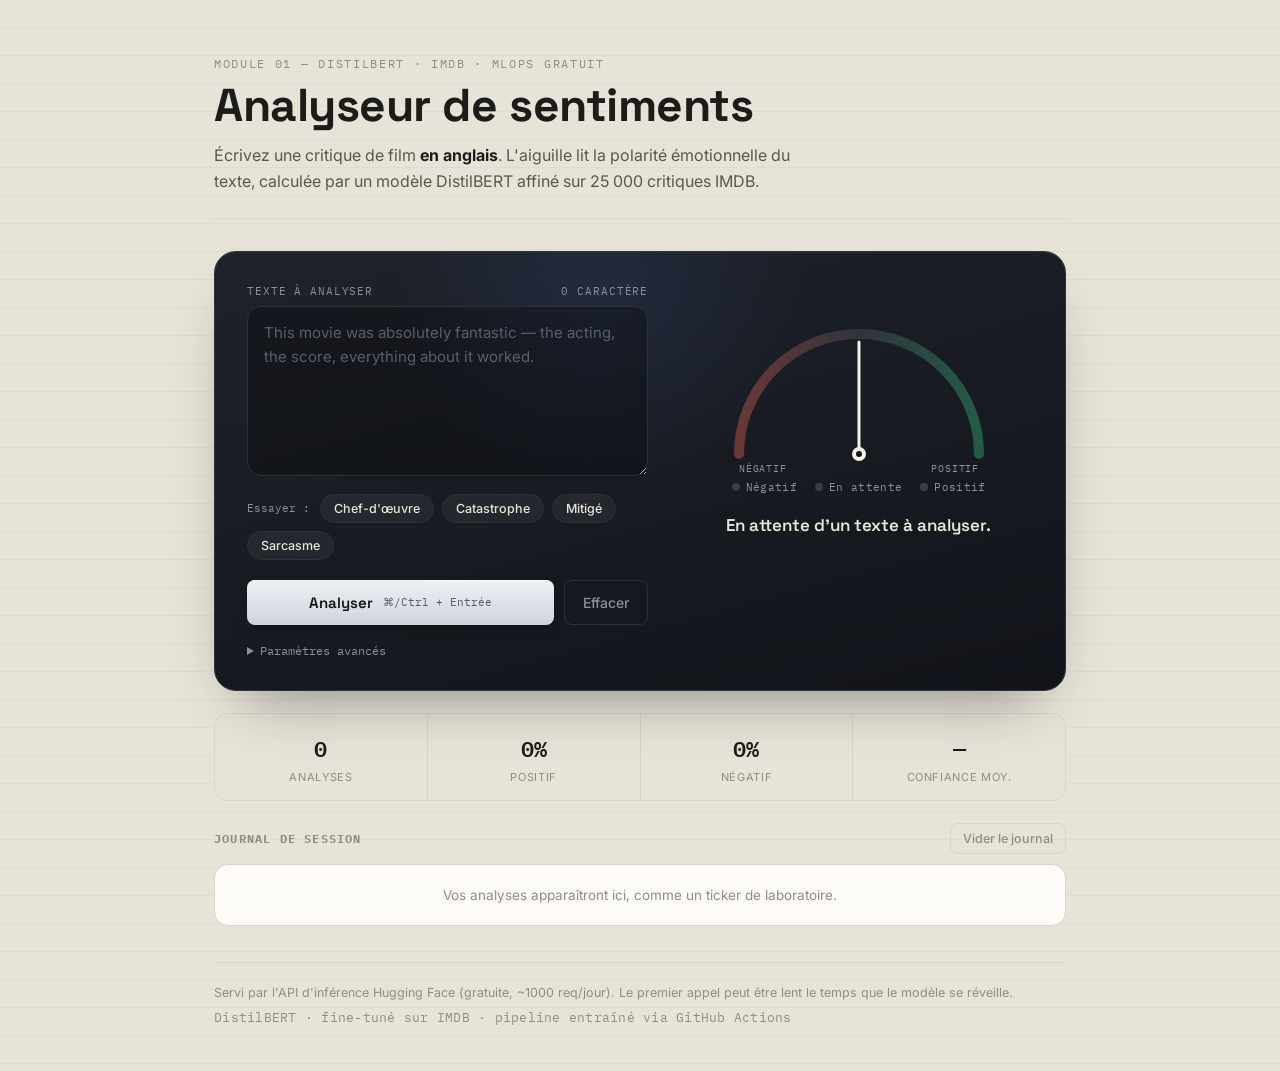
<file: index.html>
<!DOCTYPE html>
<html lang="fr">
<head>
<meta charset="UTF-8">
<meta name="viewport" content="width=device-width, initial-scale=1.0">
<title>Analyseur de Sentiments — DistilBERT / IMDB</title>
<meta name="description" content="Instrument d'analyse de sentiments en temps réel, propulsé par un DistilBERT entraîné sur IMDB et servi via l'API d'inférence Hugging Face.">
<link rel="preconnect" href="https://fonts.googleapis.com">
<link rel="preconnect" href="https://fonts.gstatic.com" crossorigin>
<link href="https://fonts.googleapis.com/css2?family=Space+Grotesk:wght@500;600;700&family=Inter:wght@400;500;600&family=IBM+Plex+Mono:wght@400;500;600&display=swap" rel="stylesheet">
<link rel="stylesheet" href="style.css">
</head>
<body>

<div class="page">

  <header class="masthead">
    <p class="eyebrow">Module 01 — DistilBERT · IMDB · MLOps gratuit</p>
    <h1>Analyseur de sentiments</h1>
    <p class="subhead">Écrivez une critique de film <strong>en anglais</strong>. L'aiguille lit la polarité émotionnelle du texte, calculée par un modèle DistilBERT affiné sur 25&nbsp;000 critiques IMDB.</p>
  </header>

  <main class="instrument" id="instrument">

    <div class="instrument__glow" aria-hidden="true"></div>

    <div class="instrument__grid">

      <!-- Colonne gauche : saisie -->
      <div class="input-bay">
        <label class="bay-label" for="text-input">
          <span>Texte à analyser</span>
          <span class="char-count" id="char-count">0 caractère</span>
        </label>

        <textarea
          id="text-input"
          rows="6"
          placeholder="This movie was absolutely fantastic — the acting, the score, everything about it worked."
          spellcheck="false"
        ></textarea>

        <div class="examples" id="examples" aria-label="Exemples de textes">
          <span class="examples__label">Essayer&nbsp;:</span>
          <button type="button" class="chip" data-text="This movie was a masterpiece. Every scene felt deliberate, the performances were stunning, and I left the theater speechless.">Chef-d'œuvre</button>
          <button type="button" class="chip" data-text="A complete waste of time. The plot made no sense and the acting was painfully wooden throughout.">Catastrophe</button>
          <button type="button" class="chip" data-text="It's fine, I guess. Some good moments, some slow parts. Not something I'd watch again but not terrible either.">Mitigé</button>
          <button type="button" class="chip" data-text="Oh sure, another three-hour superhero sequel. Truly what cinema was missing.">Sarcasme</button>
        </div>

        <div class="controls">
          <button id="analyze-btn" class="btn-analyze" type="button">
            <span class="btn-analyze__label">Analyser</span>
            <span class="btn-analyze__hint">⌘/Ctrl + Entrée</span>
          </button>
          <button id="clear-btn" class="btn-ghost" type="button">Effacer</button>
        </div>

        <details class="advanced">
          <summary>Paramètres avancés</summary>
          <label class="advanced__field">
            <span>Token Hugging Face (optionnel, non enregistré)</span>
            <input type="password" id="hf-token" placeholder="hf_xxxxxxxxxxxxxxxxxxxx" autocomplete="off">
          </label>
          <p class="advanced__hint">Utile si vous dépassez le quota gratuit de l'API d'inférence serverless (~1000 requêtes/jour/modèle). Le token reste en mémoire le temps de la session, jamais transmis ailleurs qu'à l'API Hugging Face.</p>
        </details>
      </div>

      <!-- Colonne droite : cadran -->
      <div class="readout-bay">
        <div class="gauge-wrap">
          <svg id="gauge" viewBox="0 0 300 190" aria-hidden="true">
            <defs>
              <linearGradient id="arc-gradient" x1="0%" y1="0%" x2="100%" y2="0%">
                <stop offset="0%" stop-color="#ff6b57"/>
                <stop offset="50%" stop-color="#5a5f6b"/>
                <stop offset="100%" stop-color="#35d68f"/>
              </linearGradient>
            </defs>
            <path id="gauge-arc" d="M 30 170 A 120 120 0 0 1 270 170" fill="none" stroke="url(#arc-gradient)" stroke-width="10" stroke-linecap="round" opacity="0.35"/>
            <g id="gauge-ticks"></g>
            <g id="gauge-needle" style="transform-origin: 150px 170px;">
              <line x1="150" y1="170" x2="150" y2="58" stroke="#f4f1e8" stroke-width="3" stroke-linecap="round"/>
              <circle cx="150" cy="170" r="7" fill="#f4f1e8"/>
              <circle cx="150" cy="170" r="3" fill="#12141a"/>
            </g>
            <text x="30" y="188" class="gauge-label gauge-label--neg">NÉGATIF</text>
            <text x="270" y="188" class="gauge-label gauge-label--pos" text-anchor="end">POSITIF</text>
          </svg>
        </div>

        <div class="leds" id="leds">
          <div class="led led--neg" data-led="neg"><span class="led__dot"></span>Négatif</div>
          <div class="led led--wait" data-led="wait"><span class="led__dot"></span>En attente</div>
          <div class="led led--pos" data-led="pos"><span class="led__dot"></span>Positif</div>
        </div>

        <div class="readout" id="readout">
          <p class="readout__status" id="readout-status">En attente d'un texte à analyser.</p>
          <p class="readout__confidence" id="readout-confidence" hidden>
            Confiance <span id="confidence-value">—</span>
          </p>
        </div>

        <button id="copy-btn" class="btn-ghost btn-ghost--small" type="button" hidden>Copier le résultat</button>
      </div>

    </div>
  </main>

  <!-- Statistiques de session -->
  <section class="stats" aria-label="Statistiques de session">
    <div class="stat">
      <span class="stat__value" id="stat-total">0</span>
      <span class="stat__label">Analyses</span>
    </div>
    <div class="stat">
      <span class="stat__value" id="stat-positive">0%</span>
      <span class="stat__label">Positif</span>
    </div>
    <div class="stat">
      <span class="stat__value" id="stat-negative">0%</span>
      <span class="stat__label">Négatif</span>
    </div>
    <div class="stat">
      <span class="stat__value" id="stat-confidence">—</span>
      <span class="stat__label">Confiance moy.</span>
    </div>
  </section>

  <!-- Bande d'historique -->
  <section class="tape-section">
    <div class="tape-header">
      <h2>Journal de session</h2>
      <button id="clear-history-btn" class="btn-ghost btn-ghost--small">Vider le journal</button>
    </div>
    <div class="tape" id="tape">
      <p class="tape__empty" id="tape-empty">Vos analyses apparaîtront ici, comme un ticker de laboratoire.</p>
    </div>
  </section>

  <footer class="masthead-footer">
    <p>Servi par l'API d'inférence Hugging Face (gratuite, ~1000 req/jour). Le premier appel peut être lent le temps que le modèle se réveille.</p>
    <p class="masthead-footer__meta">DistilBERT · fine-tuné sur IMDB · pipeline entraîné via GitHub Actions</p>
  </footer>

</div>

<script src="script.js"></script>
</body>
</html>
</file>
<file: style.css>
:root {
  --bg-page: #e7e3d8;
  --bg-page-line: #d9d4c3;
  --ink: #1c1c1a;
  --ink-soft: #5b574c;
  --ink-faint: #928d7c;

  --panel-1: #1e222a;
  --panel-2: #12141a;
  --panel-border: #2c313b;
  --panel-text: #e9e6dc;
  --panel-text-dim: #8b90a0;

  --accent-pos: #35d68f;
  --accent-pos-soft: rgba(53, 214, 143, 0.16);
  --accent-neg: #ff6b57;
  --accent-neg-soft: rgba(255, 107, 87, 0.16);
  --accent-amber: #ffb238;
  --accent-amber-soft: rgba(255, 178, 56, 0.16);

  --font-display: 'Space Grotesk', 'Segoe UI', sans-serif;
  --font-body: 'Inter', 'Segoe UI', sans-serif;
  --font-mono: 'IBM Plex Mono', 'SFMono-Regular', monospace;

  --radius-lg: 22px;
  --radius-md: 14px;
  --radius-sm: 8px;
}

* { box-sizing: border-box; }

body {
  margin: 0;
  font-family: var(--font-body);
  color: var(--ink);
  background:
    repeating-linear-gradient(
      transparent, transparent 27px, var(--bg-page-line) 28px
    ),
    var(--bg-page);
  min-height: 100vh;
  -webkit-font-smoothing: antialiased;
}

.page {
  max-width: 900px;
  margin: 0 auto;
  padding: 56px 24px 40px;
}

/* ---------- Header ---------- */

.masthead {
  text-align: left;
  margin-bottom: 32px;
  padding-bottom: 24px;
  border-bottom: 1px solid var(--bg-page-line);
}

.eyebrow {
  font-family: var(--font-mono);
  font-size: 12px;
  letter-spacing: 0.14em;
  text-transform: uppercase;
  color: var(--ink-faint);
  margin: 0 0 10px;
}

.masthead h1 {
  font-family: var(--font-display);
  font-weight: 700;
  font-size: clamp(32px, 5vw, 46px);
  line-height: 1.05;
  margin: 0 0 14px;
  letter-spacing: -0.01em;
}

.subhead {
  font-size: 16px;
  line-height: 1.6;
  color: var(--ink-soft);
  max-width: 62ch;
  margin: 0;
}

.subhead strong { color: var(--ink); }

/* ---------- Instrument panel ---------- */

.instrument {
  position: relative;
  background: linear-gradient(165deg, var(--panel-1), var(--panel-2));
  border-radius: var(--radius-lg);
  border: 1px solid var(--panel-border);
  padding: 32px;
  box-shadow:
    0 30px 60px -30px rgba(0, 0, 0, 0.45),
    inset 0 1px 0 rgba(255, 255, 255, 0.04);
  overflow: hidden;
}

.instrument__glow {
  position: absolute;
  inset: -40% 30% auto auto;
  width: 420px;
  height: 420px;
  background: radial-gradient(circle, rgba(90, 140, 255, 0.10), transparent 70%);
  pointer-events: none;
}

.instrument__grid {
  position: relative;
  display: grid;
  grid-template-columns: 1.15fr 1fr;
  gap: 36px;
}

@media (max-width: 720px) {
  .instrument__grid { grid-template-columns: 1fr; }
}

/* ---------- Input bay ---------- */

.bay-label {
  display: flex;
  justify-content: space-between;
  align-items: baseline;
  font-family: var(--font-mono);
  font-size: 11px;
  letter-spacing: 0.08em;
  text-transform: uppercase;
  color: var(--panel-text-dim);
  margin-bottom: 8px;
}

.char-count { color: var(--panel-text-dim); }

textarea {
  width: 100%;
  background: rgba(0, 0, 0, 0.28);
  border: 1px solid var(--panel-border);
  border-radius: var(--radius-md);
  padding: 14px 16px;
  color: var(--panel-text);
  font-family: var(--font-body);
  font-size: 15px;
  line-height: 1.55;
  resize: vertical;
  min-height: 120px;
  transition: border-color 0.15s ease, box-shadow 0.15s ease;
}

textarea::placeholder { color: #5a5f6e; }

textarea:focus {
  outline: none;
  border-color: #5a8cff;
  box-shadow: 0 0 0 3px rgba(90, 140, 255, 0.18);
}

.examples {
  display: flex;
  flex-wrap: wrap;
  gap: 8px;
  align-items: center;
  margin-top: 14px;
}

.examples__label {
  font-family: var(--font-mono);
  font-size: 11px;
  color: var(--panel-text-dim);
  margin-right: 2px;
}

.chip {
  font-family: var(--font-body);
  font-size: 12.5px;
  font-weight: 500;
  color: var(--panel-text);
  background: rgba(255, 255, 255, 0.05);
  border: 1px solid var(--panel-border);
  border-radius: 999px;
  padding: 6px 13px;
  cursor: pointer;
  transition: background 0.15s ease, border-color 0.15s ease, transform 0.1s ease;
}

.chip:hover {
  background: rgba(255, 255, 255, 0.1);
  border-color: #454b58;
}

.chip:active { transform: scale(0.97); }

.controls {
  display: flex;
  gap: 10px;
  margin-top: 20px;
}

.btn-analyze {
  flex: 1;
  display: flex;
  align-items: center;
  justify-content: center;
  gap: 10px;
  font-family: var(--font-display);
  font-weight: 600;
  font-size: 15px;
  color: #0f1115;
  background: linear-gradient(180deg, #eef0f4, #cfd3dc);
  border: none;
  border-radius: var(--radius-sm);
  padding: 13px 20px;
  cursor: pointer;
  box-shadow: 0 1px 0 rgba(255, 255, 255, 0.5) inset, 0 6px 14px -6px rgba(0,0,0,0.5);
  transition: transform 0.08s ease, box-shadow 0.15s ease;
}

.btn-analyze:hover { box-shadow: 0 1px 0 rgba(255,255,255,0.5) inset, 0 8px 18px -6px rgba(0,0,0,0.6); }
.btn-analyze:active { transform: translateY(1px); }

.btn-analyze:disabled {
  opacity: 0.6;
  cursor: progress;
}

.btn-analyze__hint {
  font-family: var(--font-mono);
  font-size: 10.5px;
  font-weight: 400;
  color: #565b66;
}

.btn-ghost {
  font-family: var(--font-body);
  font-weight: 500;
  font-size: 14px;
  color: var(--panel-text-dim);
  background: transparent;
  border: 1px solid var(--panel-border);
  border-radius: var(--radius-sm);
  padding: 13px 18px;
  cursor: pointer;
  transition: color 0.15s ease, border-color 0.15s ease;
}

.btn-ghost:hover { color: var(--panel-text); border-color: #454b58; }

.btn-ghost--small { padding: 7px 12px; font-size: 12.5px; }

.advanced {
  margin-top: 18px;
  font-family: var(--font-mono);
  font-size: 12px;
}

.advanced summary {
  color: var(--panel-text-dim);
  cursor: pointer;
  user-select: none;
}

.advanced summary:hover { color: var(--panel-text); }

.advanced__field {
  display: flex;
  flex-direction: column;
  gap: 6px;
  margin-top: 12px;
  color: var(--panel-text-dim);
}

.advanced__field input {
  font-family: var(--font-mono);
  background: rgba(0,0,0,0.28);
  border: 1px solid var(--panel-border);
  border-radius: var(--radius-sm);
  padding: 9px 11px;
  color: var(--panel-text);
}

.advanced__field input:focus {
  outline: none;
  border-color: #5a8cff;
}

.advanced__hint {
  margin: 10px 0 0;
  color: #6b7080;
  line-height: 1.5;
  font-family: var(--font-body);
  font-size: 12px;
}

/* ---------- Readout bay (gauge) ---------- */

.readout-bay {
  display: flex;
  flex-direction: column;
  align-items: center;
  text-align: center;
}

.gauge-wrap { width: 100%; max-width: 300px; }

#gauge { width: 100%; height: auto; display: block; }

.gauge-label {
  font-family: var(--font-mono);
  font-size: 10px;
  letter-spacing: 0.08em;
  fill: var(--panel-text-dim);
}

#gauge-needle {
  transition: transform 0.7s cubic-bezier(0.22, 1, 0.36, 1);
  transform: rotate(0deg);
}

#gauge-needle.is-thinking {
  animation: needle-jitter 0.9s ease-in-out infinite;
}

@keyframes needle-jitter {
  0%, 100% { transform: rotate(-6deg); }
  50% { transform: rotate(6deg); }
}

.tick {
  stroke: #454b58;
  stroke-width: 2;
}

.leds {
  display: flex;
  gap: 18px;
  margin-top: 6px;
}

.led {
  display: flex;
  align-items: center;
  gap: 6px;
  font-family: var(--font-mono);
  font-size: 11px;
  color: var(--panel-text-dim);
  letter-spacing: 0.03em;
}

.led__dot {
  width: 8px;
  height: 8px;
  border-radius: 50%;
  background: #3a3d44;
  box-shadow: none;
  transition: background 0.2s ease, box-shadow 0.2s ease;
}

.led.is-active.led--neg .led__dot { background: var(--accent-neg); box-shadow: 0 0 10px var(--accent-neg); }
.led.is-active.led--pos .led__dot { background: var(--accent-pos); box-shadow: 0 0 10px var(--accent-pos); }
.led.is-active.led--wait .led__dot { background: var(--accent-amber); box-shadow: 0 0 10px var(--accent-amber); }
.led.is-active { color: var(--panel-text); }

.readout {
  margin-top: 20px;
  min-height: 54px;
}

.readout__status {
  font-family: var(--font-display);
  font-weight: 600;
  font-size: 17px;
  margin: 0;
  color: var(--panel-text);
  transition: color 0.2s ease;
}

.readout__status.is-positive { color: var(--accent-pos); }
.readout__status.is-negative { color: var(--accent-neg); }
.readout__status.is-error { color: var(--accent-amber); }

.readout__confidence {
  font-family: var(--font-mono);
  font-size: 13px;
  color: var(--panel-text-dim);
  margin: 6px 0 0;
}

#confidence-value { color: var(--panel-text); font-weight: 500; }

/* ---------- Stats ---------- */

.stats {
  display: grid;
  grid-template-columns: repeat(4, 1fr);
  gap: 1px;
  background: var(--bg-page-line);
  border: 1px solid var(--bg-page-line);
  border-radius: var(--radius-md);
  margin-top: 22px;
  overflow: hidden;
}

.stat {
  background: var(--bg-page);
  padding: 16px 12px;
  text-align: center;
}

.stat__value {
  display: block;
  font-family: var(--font-mono);
  font-size: 22px;
  font-weight: 600;
  color: var(--ink);
}

.stat__label {
  display: block;
  font-size: 11px;
  letter-spacing: 0.06em;
  text-transform: uppercase;
  color: var(--ink-faint);
  margin-top: 4px;
}

@media (max-width: 560px) {
  .stats { grid-template-columns: repeat(2, 1fr); }
}

/* ---------- History tape ---------- */

.tape-section { margin-top: 22px; }

.tape-header {
  display: flex;
  justify-content: space-between;
  align-items: center;
  margin-bottom: 10px;
}

.tape-header h2 {
  font-family: var(--font-mono);
  font-size: 12px;
  letter-spacing: 0.1em;
  text-transform: uppercase;
  color: var(--ink-faint);
  margin: 0;
}

.tape-header .btn-ghost--small {
  color: var(--ink-faint);
  border-color: var(--bg-page-line);
}

.tape-header .btn-ghost--small:hover { color: var(--ink); border-color: var(--ink-faint); }

.tape {
  background: #fdfcf8;
  border: 1px solid var(--bg-page-line);
  border-radius: var(--radius-md);
  max-height: 260px;
  overflow-y: auto;
}

.tape__empty {
  padding: 22px 18px;
  color: var(--ink-faint);
  font-size: 13.5px;
  margin: 0;
  text-align: center;
}

.tape-row {
  display: grid;
  grid-template-columns: 76px 1fr 90px 70px;
  gap: 12px;
  align-items: center;
  padding: 10px 16px;
  border-bottom: 1px dashed var(--bg-page-line);
  font-family: var(--font-mono);
  font-size: 12.5px;
  cursor: pointer;
  transition: background 0.12s ease;
}

.tape-row:last-child { border-bottom: none; }
.tape-row:hover { background: #f4f1e8; }

.tape-row__time { color: var(--ink-faint); }

.tape-row__text {
  color: var(--ink-soft);
  font-family: var(--font-body);
  font-size: 13px;
  white-space: nowrap;
  overflow: hidden;
  text-overflow: ellipsis;
}

.tape-row__label { font-weight: 600; text-align: right; }
.tape-row__label--pos { color: var(--accent-pos); }
.tape-row__label--neg { color: var(--accent-neg); }

.tape-row__confidence { color: var(--ink-faint); text-align: right; }

@media (max-width: 560px) {
  .tape-row { grid-template-columns: 1fr auto; grid-template-areas: "text label" "time confidence"; row-gap: 2px; }
  .tape-row__time { grid-area: time; }
  .tape-row__text { grid-area: text; }
  .tape-row__label { grid-area: label; }
  .tape-row__confidence { grid-area: confidence; }
}

/* ---------- Footer ---------- */

.masthead-footer {
  margin-top: 36px;
  padding-top: 20px;
  border-top: 1px solid var(--bg-page-line);
  color: var(--ink-faint);
  font-size: 12.5px;
  line-height: 1.6;
}

.masthead-footer p { margin: 0 0 4px; }

.masthead-footer__meta { font-family: var(--font-mono); letter-spacing: 0.02em; }

/* ---------- Reduced motion ---------- */

@media (prefers-reduced-motion: reduce) {
  #gauge-needle, #gauge-needle.is-thinking { animation: none; transition: none; }
}

/* ---------- Focus visibility ---------- */

button:focus-visible,
textarea:focus-visible,
input:focus-visible,
summary:focus-visible {
  outline: 2px solid #5a8cff;
  outline-offset: 2px;
}
</file>
